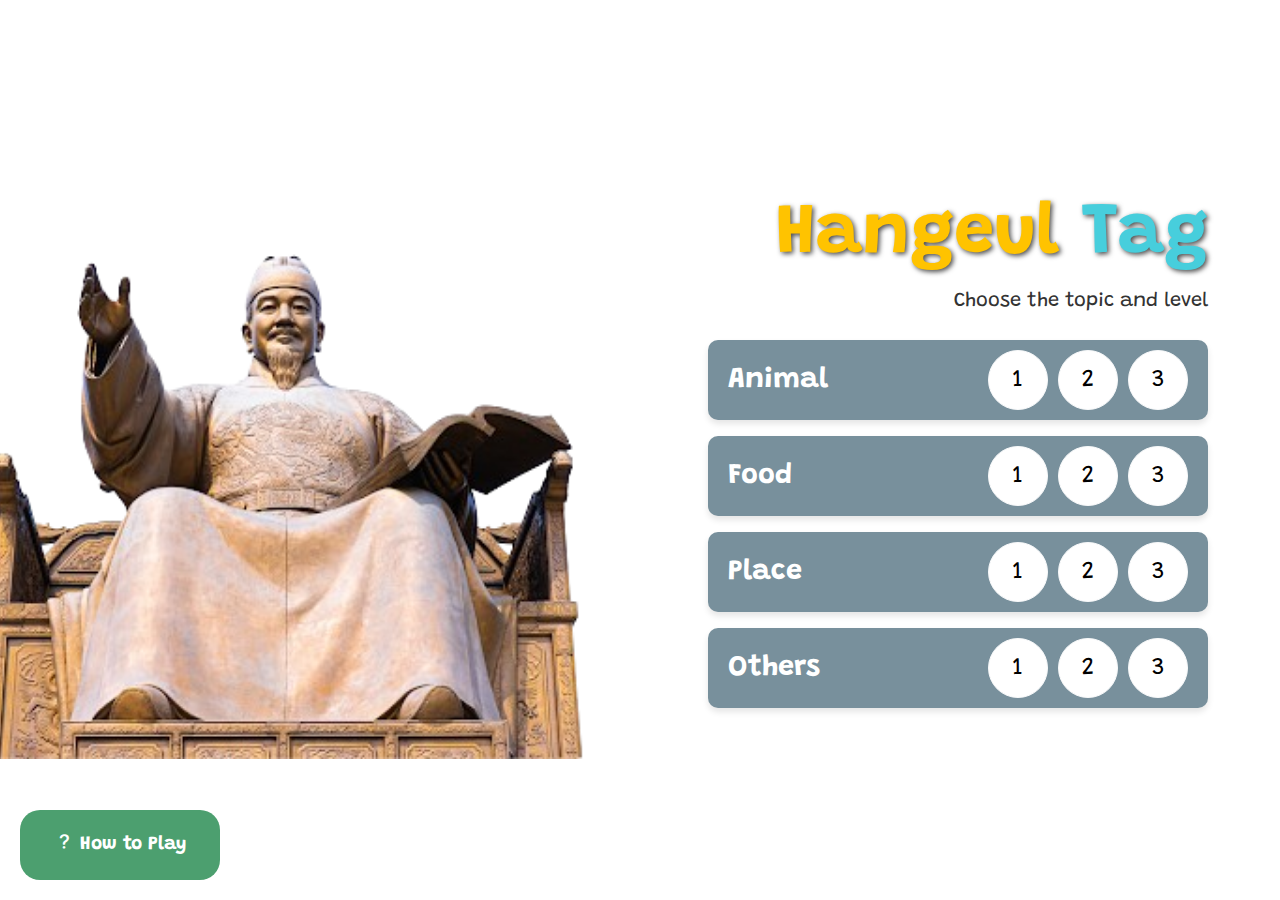
<file: templates/index.html>
<!DOCTYPE html>
<html lang="en">
<head>
  <meta charset="UTF-8">
  <meta name="viewport" content="width=device-width, initial-scale=1.0">
  <title>Hangeul Tag</title>
  <link rel="stylesheet" href="https://cdn.jsdelivr.net/npm/bootstrap-icons@1.11.3/font/bootstrap-icons.min.css">
  <link rel="preconnect" href="https://fonts.gstatic.com" crossorigin>
  <link href="https://fonts.googleapis.com/css2?family=Grandstander:ital,wght@0,100..900;1,100..900&display=swap" rel="stylesheet">
  <link href="https://cdn.jsdelivr.net/npm/bootstrap@5.3.0/dist/css/bootstrap.min.css" rel="stylesheet">
  <link rel="stylesheet" href="../static/styles.css">
  <style>
    body {
      background-image: url('../static/background2.png');
      background-size: 75%;
      background-repeat: no-repeat;
      background-position: -200px center;
      background-attachment: fixed;
    }

    .container-fluid {
      z-index: 1;
    }

    .text-title {
      font-size: 4.5rem;
      text-shadow: 2px 2px 5px rgba(0, 0, 0, 0.7);
    }

    .text-title span {
      color: #47cedc;
    }

    .btn-level {
      width: 60px;
      height: 60px;
      font-size: 1.5rem;
      background-color: white;
      border-radius: 50%;
    }

    .topic-title {
      font-size: 1.8rem;
      margin-right: 20px;
      color: white;
    }

    .topic-section {
      display: flex;
      align-items: center;
      justify-content: space-between;
      gap: 10px;
      background-color:#78909c;
      padding: 10px 20px;
      border-radius: 10px;
      width: 100%;
      max-width: 500px;
      box-shadow: 0 4px 6px rgba(0, 0, 0, 0.1);
    }

    .topic-title {
      font-size: 1.8rem;
      margin-right: auto;
    }
    .modal-content {
    border-radius: 15px;
    background-color: #f8f9fa;
    box-shadow: 0 4px 10px rgba(0, 0, 0, 0.2);
  }

  .modal-body {
    font-family: 'Grandstander', cursive;
    font-size: 1rem;
    line-height: 1.6;
    color: #595959;
    text-align: center;
  }

  .modal-body h5 {
    font-size: 1.5rem;
    color: #595959;
  }

  .modal-footer {
    justify-content: center;
    border-top: none;
  }

  .modal-footer .btn {
    padding: 0.5rem 2rem;
  }

  ol {
    padding-left: 20px;
    text-align: left;
  }

  ol li {
    margin-bottom: 10px;
  }

  .text-muted {
    font-size: 0.85rem;
    margin-top: 10px;
  }
  </style>
</head>

<body>
 <div class="container-fluid d-flex align-items-center vh-100">
    <div class="row w-100">
      <div class="col-md-6 d-flex align-items-center justify-content-center"></div>
      <div class="col-md-6 text-end pe-5">
        <h1 class="display-4 fw-bold text-title">Hangeul <span>Tag</span></h1>
        <p class="fs-5">Choose the topic and level</p>
        <div class="mt-4">
          <div class="d-flex flex-column align-items-end gap-3">
            <div class="topic-section" id="animal">
              <span class="topic-title">Animal</span>
              <button class="btn btn-light btn-level" onclick="startGame('Animal', 1)">1</button>
              <button class="btn btn-light btn-level" onclick="startGame('Animal', 2)">2</button>
              <button class="btn btn-light btn-level" onclick="startGame('Animal', 3)">3</button>
            </div>
            <div class="topic-section" id="food">
              <span class="topic-title">Food</span>
              <button class="btn btn-light btn-level" onclick="startGame('Food', 1)">1</button>
              <button class="btn btn-light btn-level" onclick="startGame('Food', 2)">2</button>
              <button class="btn btn-light btn-level" onclick="startGame('Food', 3)">3</button>
            </div>
            <div class="topic-section" id="place">
              <span class="topic-title">Place</span>
              <button class="btn btn-light btn-level" onclick="startGame('Place', 1)">1</button>
              <button class="btn btn-light btn-level" onclick="startGame('Place', 2)">2</button>
              <button class="btn btn-light btn-level" onclick="startGame('Place', 3)">3</button>
            </div>
            <div class="topic-section" id="others">
              <span class="topic-title">Others</span>
              <button class="btn btn-light btn-level" onclick="startGame('Others', 1)">1</button>
              <button class="btn btn-light btn-level" onclick="startGame('Others', 2)">2</button>
              <button class="btn btn-light btn-level" onclick="startGame('Others', 3)">3</button>
            </div>
          </div>
        </div>
      </div>
    </div>

    <!-- How to Play Button -->
    <button class="btn btn-info how-to-play-btn" data-bs-toggle="modal" data-bs-target="#howToPlayModal">
      <i class="bi bi-question-lg"></i>
      How to Play
    </button>
  </div>
<div class="modal fade" id="howToPlayModal" tabindex="-1" aria-labelledby="howToPlayModalLabel" aria-hidden="true">
  <div class="modal-dialog modal-dialog-centered"> <!-- Added modal-dialog-centered -->
    <div class="modal-content">
      <div class="modal-body">
        <h5 class="text-center mb-4">How to play <span style="color:#595959; font-weight:700;">Hangul Tag</span></h5>
        <ol>
          <li>Get your tag board ready.</li>
          <li>Choose the topic and level.</li>
          <li>Guess the Korean word and place Korean alphabet cards on the appropriate location.</li>
          <li>Click on the <strong>‘Check the answer’</strong> button.</li>
        </ol>
        <p class="text-muted mt-5">
          ** You may click on the ‘Hint’ button to hear the pronunciation of the word.
        </p>
        <p class="text-muted">
          ** All the audio files were produced with Typecast, an AI virtual actor service. Characters casted: Min-Jung. (<a href="https://typecast.ai" target="_blank">https://typecast.ai</a>)
        </p>
      </div>
      <div class="modal-footer">
        <button type="button" class="btn btn-secondary" data-bs-dismiss="modal">Close</button>
      </div>
    </div>
  </div>
</div>


  <script src="https://cdn.jsdelivr.net/npm/bootstrap@5.3.0/dist/js/bootstrap.bundle.min.js"></script>

  <script>
      function startGame(category, level) {
      window.location.href = '/game?category=' + category + '&level=' + level;
    }
  </script>
</body>
</html>
</file>
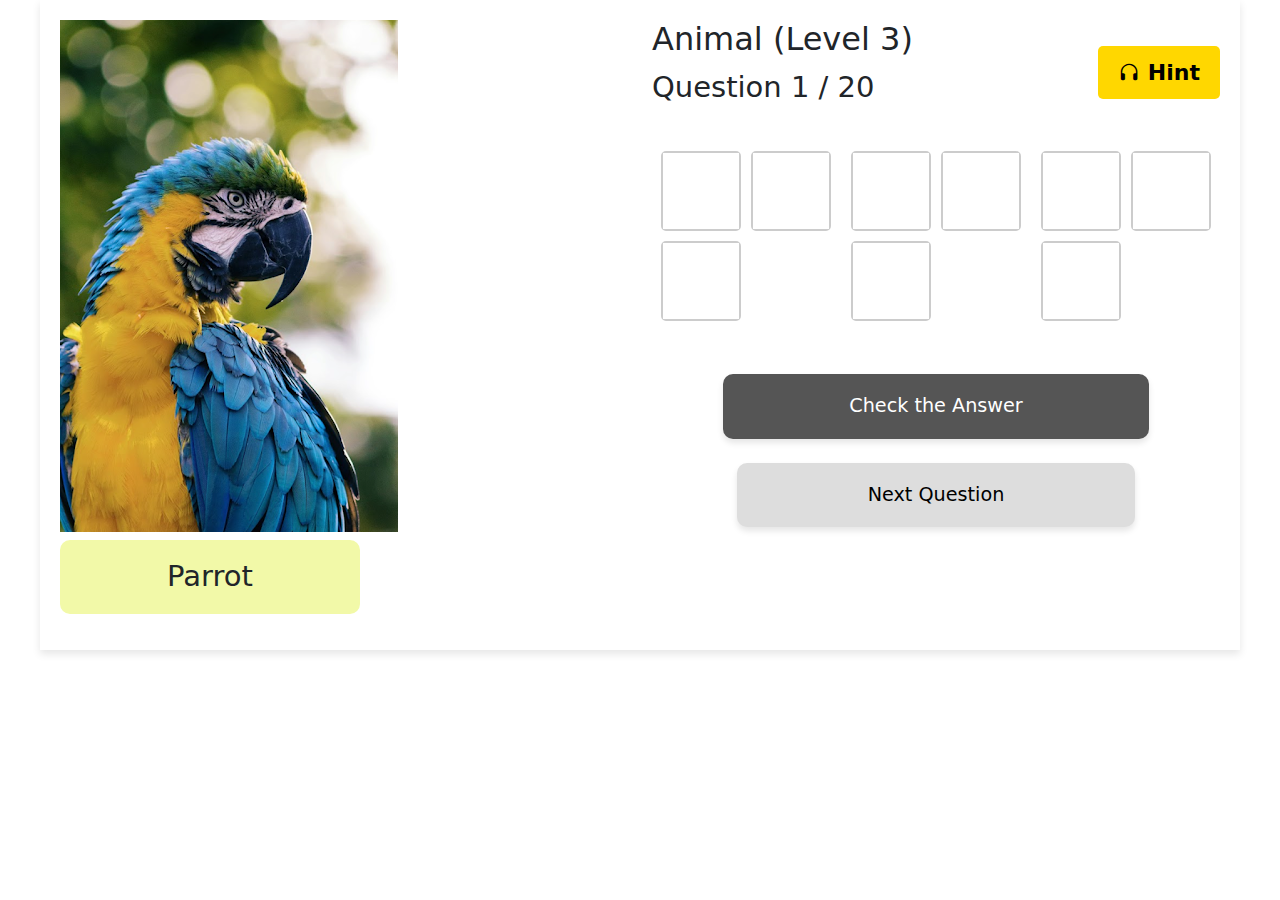
<file: templates/game.html>
<!DOCTYPE html>
<html lang="en">
<head>
    <meta charset="UTF-8">
    <title>Title</title>
    <link rel="stylesheet" href="https://cdn.jsdelivr.net/npm/bootstrap-icons@1.11.3/font/bootstrap-icons.min.css">
    <link href="https://cdn.jsdelivr.net/npm/bootstrap@5.3.3/dist/css/bootstrap.min.css" rel="stylesheet" integrity="sha384-QWTKZyjpPEjISv5WaRU9OFeRpok6YctnYmDr5pNlyT2bRjXh0JMhjY6hW+ALEwIH" crossorigin="anonymous">
    <style>
      .container{
        max-width: 1200px;
        background-color: white;
        box-shadow: 0 4px 8px rgba(0,0,0,0.1);
          padding: 20px;
      }
      .quiz-header{
          display: flex;
          justify-content: space-between;
          align-items:center;
          margin-bottom: 20px;
      }
      .quiz-header h1{
          font-size: 32px;
      }
      .quiz-header p{
          font-size: 29px;
      }
      .answer-boxes{
        display: flex;
        flex-wrap: wrap;
        gap: 10px;
        justify-content: center;
      }
      .box{
        width: 80px;
        height: 80px;
        margin: 5px;
        border: 2px solid #ccc;
        border-radius: 5px;
        text-align: center;
        font-size: 1.5rem;
        font-weight: bold;
      }
      .box input{
        width: 100%;
        height: 100%;
        border: none;
        outline: none;
      }
        .img-caption{
            font-size: 29px;
            background-color: #f2f9a8;
            padding: 15px 20px;
            border-radius: 10px;
            width: 100%;
            max-width: 300px;
            text-align: center;
            margin-top: 10px;
        }
        .check-button{
            background-color: #555;
            color: #fff;
            border: none;
            padding: 18px 24px;
            font-size: 1.2rem;
            border-radius: 10px;
            box-shadow: 0 4px 6px rgba(0, 0, 0, 0.1);
            display: block;
            width: 75%;
            margin: 10px auto;
            text-align: center;
        }
        .next-button{
            background-color: #ddd;
            color: #000;
            border: none;
            padding: 18px 24px;
            font-size: 1.2rem;
            border-radius: 10px;
            box-shadow: 0 4px 6px rgba(0, 0, 0, 0.1);
            display: block;
            width: 70%;
            margin: 10px auto;
            text-align: center;
        }
        .hint-button{
            background-color: #ffd700;
            border: none;
            font-size: 22px;
            padding: 10px 20px;
            border-radius: 5px;
            font-weight: bold;
        }
        .hint-button:hover{
            background-color: #ffc107;
            color: #fff;
            transform: scale(1.05);
            transition: all 0.3s ease;
        }
        .check-button:hover{
            background-color: #333;
            font-color:white;
            transform: scale(1.05);
            transition: all 0.3s ease;
        }
        .next-button:hover {
            background-color: #bbb;
            color: #000;
            transform: scale(1.05);
            transition: all 0.3s ease;
        }
    </style>
</head>
<body>
  <div class="container">
      <div class="row">
          <div class="col-md-6">
              <img src="../static/parrot.png" class="quiz-image">
            <p class="mt-2 img-caption">Parrot</p>
          </div>
           <div class="col-md-6">
              <div class="quiz-header">
                  <div>
                      <h1>Animal (Level 3)</h1>
                      <p>Question 1 / 20</p>
                  </div>
                  <button class="hint-button"><i class="bi bi-headphones"></i> Hint</button>
              </div>
             <div class = "answer-boxes">
               <div class="d-flex flex-column align-item-center">
                  <div class="d-flex">
                    <div class="box"><input type="text" maxlength="1"></div>
                    <div class="box"><input type="text" maxlength="1"></div>
                  </div>
                  <div class="box"><input type="text" maxlength="1"></div>
               </div>
               <div class="d-flex flex-column align-item-center">
                  <div class="d-flex">
                    <div class="box"><input type="text" maxlength="1"></div>
                    <div class="box"><input type="text" maxlength="1"></div>
                  </div>
                  <div class="box"><input type="text" maxlength="1"></div>
               </div>
               <div class="d-flex flex-column align-item-center">
                  <div class="d-flex">
                    <div class="box"><input type="text" maxlength="1"></div>
                    <div class="box"><input type="text" maxlength="1"></div>
                  </div>
                  <div class="box"><input type="text" maxlength="1"></div>
               </div>
             </div>

               <div class="quiz-footer mt-5">
                    <button class="check-button">Check the Answer</button>
                    <button class="next-button mt-4">Next Question</button>
               </div>

          </div>
      </div>
  </div>

<script src="https://cdn.jsdelivr.net/npm/bootstrap@5.3.3/dist/js/bootstrap.bundle.min.js" integrity="sha384-YvpcrYf0tY3lHB60NNkmXc5s9fDVZLESaAA55NDzOxhy9GkcIdslK1eN7N6jIeHz" crossorigin="anonymous"></script>

<script>
document.querySelector('.check-button').addEventListener('click', () => {
    const inputs = document.querySelectorAll('.box input');
    let userAnswer = Array.from(inputs).map(input => input.value.trim());
    fetch('/check_answer', {
        method: 'POST',
        header: {
            'Content-Type':'application/json',
        },
        body: JSON.stringify({answer: userAnswer})
    })
    .then(response => response.json())
    .then(data =>{
        const checkButton = document.querySelector('.check-button');
        if (data.correct){
            checkButton.textContent="Correct!";
            checkButton.style.backgroundColor = "green";
            checkButton.style.color ="white";
        }else{
            checkButton.textContent = "Wrong ! Try Again.";
            checkButton.style.backgroundColor = "red";
            checkButton.style.color ="white";
        }
        setTimeout(()=> {
            checkButton.textContent = "Check the Answer";
            checkButton.style.backgroundColor ="#555";
            checkBtton.style.color = "#fff";
        }, 3000);
    })
    .catch(error => {

    });
});
</script>
<script>
setInterval(() => {
    fetch('/data')
        .then(response => response.json())
        .then(data => {
            const boxes = document.quuerySelectorAll('.box input');
            data.forEach((letter, index) => {
                if (index < boxes.length){
                    boxes[index].value = letter;
                }
            });
            const arduinoDataDiv = document.getElementById('arduino-data');
            arduinoDataDiv.textContent = data.length > 0 ? data[data.length - 1] : 'No data received.';
        })
        .catch(err => {
            console.error('Error fetching Arduino data:', err);
        });
}, 1000);
</script>

</body>
</html>
</file>
<file: static/styles.css>
body {
/*  background-color:#ffffe1;*/
  font-family: "Grandstander", serif;
  font-optical-sizing: auto;  color: #333;
}

h1 {
  color: #fbbd08; /* Yellow for Hangeul */
  text-shadow: 1px 1px 5px rgba(0, 0, 0, 0.2);
}



.topic-title {
  font-weight: bold;
  margin-right: 10px;
}

.btn-level {
  width: 40px;
  height: 40px;
  border-radius: 50%;
  font-size: 1rem;
}

.how-to-play-btn {
  background-color: #4c9f6f !important;
  border: none !important;
  position: fixed;
  bottom: 20px;
  left: 20px;
  color:white;
  width: 200px;
  height: 70px;
  font-size: 1.2rem;
  font-weight: bold;
  border-radius: 20px;
  z-index: 1000;
}
.how-to-play-btn:hover{
  background-color:  #f2a42b !important;
  border: 1px solid #f4cd91 !important;
}

.modal-content {
  border-radius: 15px;
}

.text-title{
color: #FFC300;
}
.text-title span{
  color: #0af4df;
}
.img-title{
  border-radius: 25px;
}
</file>
